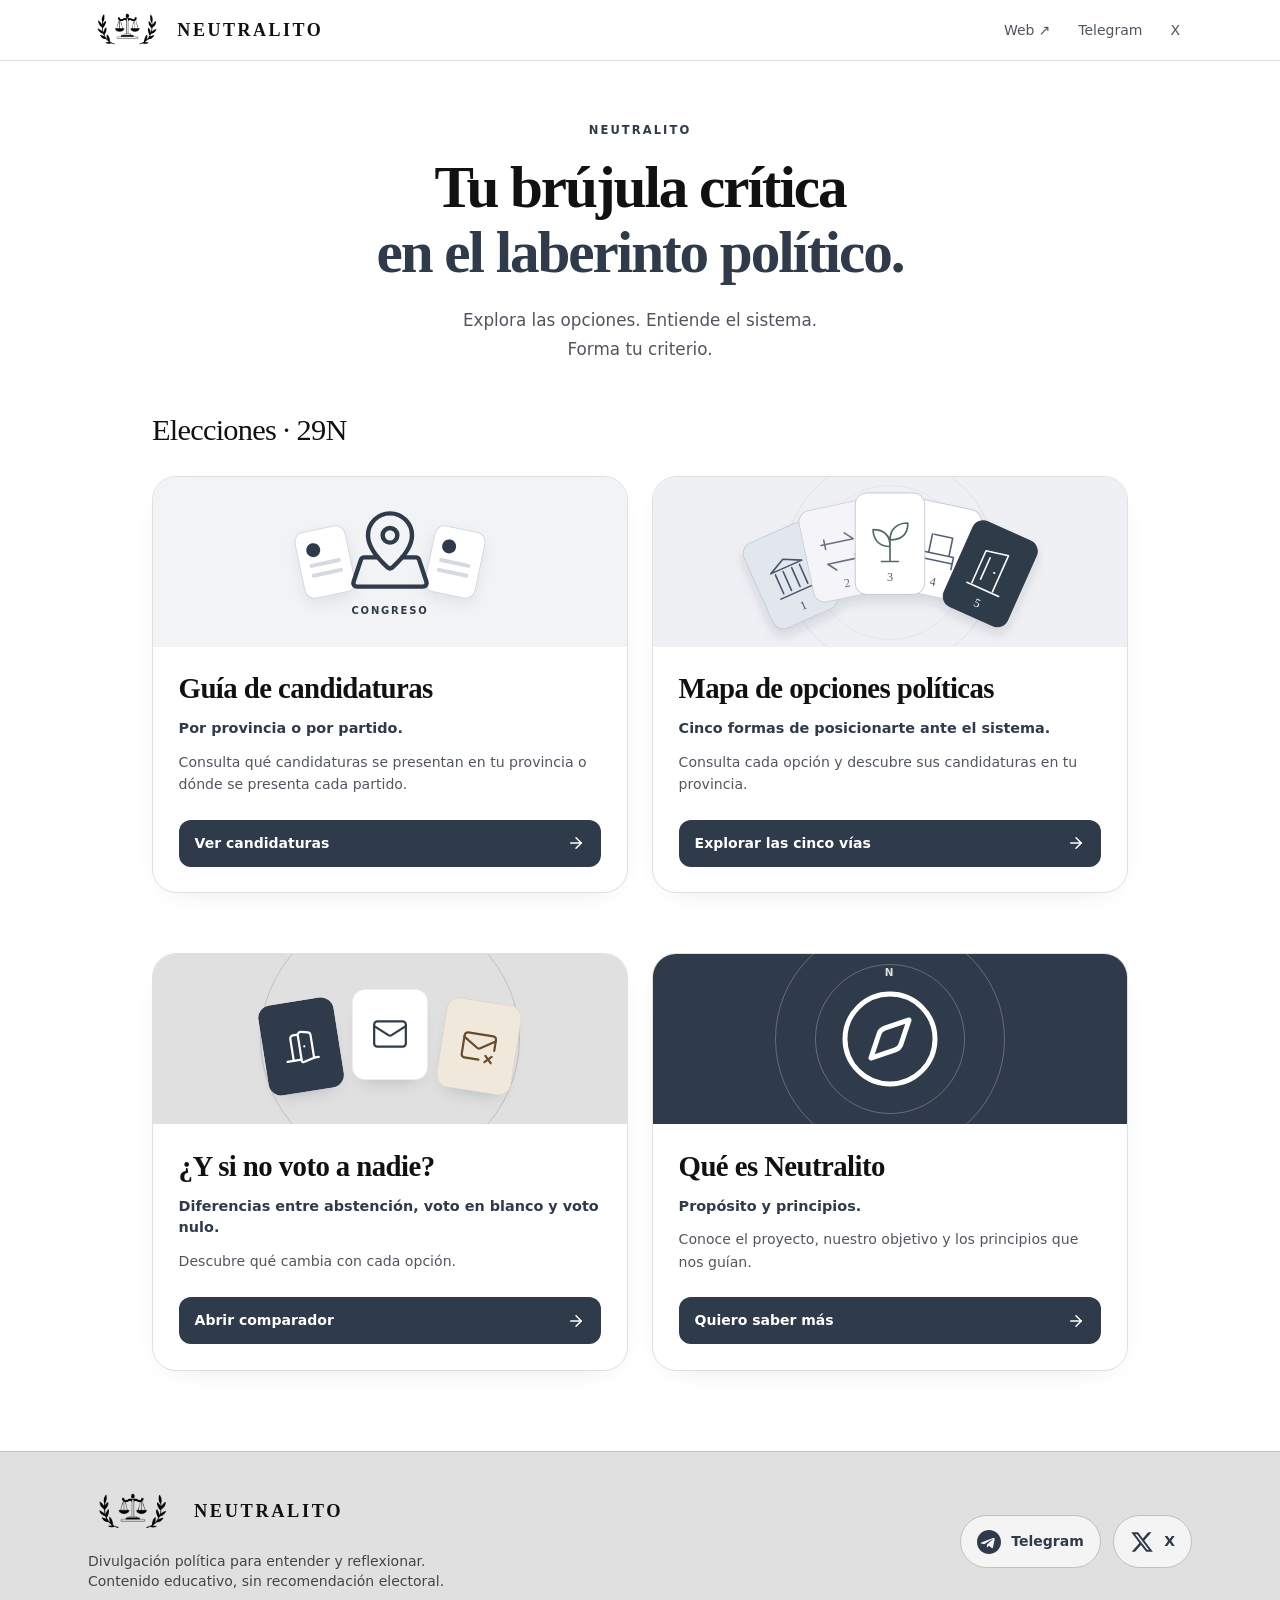
<file: index.html>
<!doctype html>
<html lang="es">
  <head>
    <script defer src="https://cloud.umami.is/script.js" data-website-id="13af0f9a-fc11-43ca-8382-d854a2ad8fe9"></script>
    <meta charset="UTF-8" />
    <meta name="viewport" content="width=device-width, initial-scale=1.0" />
    <title>Neutralito · Tu brújula crítica en el laberinto político</title>
    <meta name="description" content="Explora las opciones. Entiende el sistema. Forma tu criterio. Herramientas y divulgación política de Neutralito." />
    <meta name="theme-color" content="#d5d5d5" />
    <meta property="og:title" content="Neutralito · Tu brújula crítica en el laberinto político" />
    <meta property="og:description" content="Explora las opciones. Entiende el sistema. Forma tu criterio." />
    <meta property="og:type" content="website" />
    <meta property="og:locale" content="es_ES" />
    <meta property="og:url" content="https://neutralito.github.io/" />
    <meta property="og:image" content="https://neutralito.github.io/images/logo-neutralito.png" />
    <meta name="twitter:card" content="summary" />
    <link rel="icon" href="/favicon.png" />
    <link rel="canonical" href="https://neutralito.github.io/" />
    <script type="module" crossorigin src="/assets/main-CFYhTJMf.js"></script>
    <link rel="stylesheet" crossorigin href="/assets/main-RJoKySKL.css">
  <link rel="stylesheet" href="/navigation.css?v=20261122">
<link rel="stylesheet" href="/home-tools.css?v=20261122">
<link rel="stylesheet" href="/home-refinements.css?v=20261122">
<script defer src="/home-tools.js?v=20261122-flecha"></script>
<link rel="stylesheet" href="/header-links.css?v=20261122">
</head>
  <body>
    <div id="root"></div>
    <noscript>Neutralito: divulgación y herramientas para explorar la política. Activa JavaScript para acceder a esta página. Puedes consultar las reglas en la <a href="https://www.boe.es/buscar/act.php?id=BOE-A-1985-11672">LOREG en el BOE</a>.</noscript>
  <script defer src="/navigation.js?v=20261122"></script>
<script defer src="/header-links.js?v=20261122"></script>
<script defer src="/home-refinements.js?v=20261122"></script>
</body>
</html>
</file>
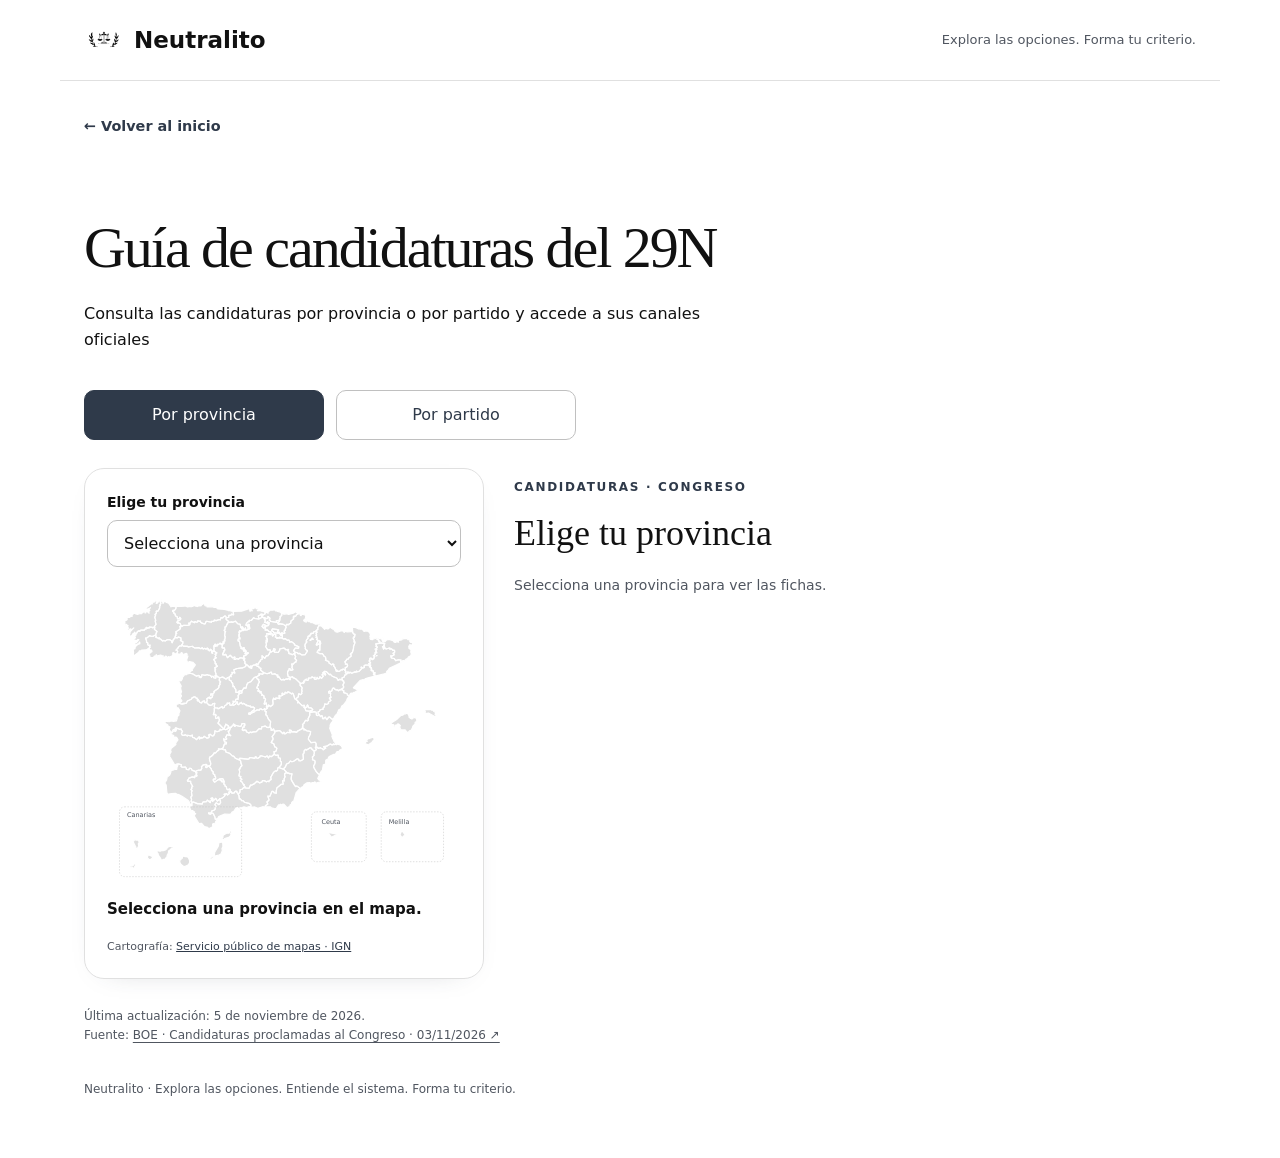
<file: candidaturas/index.html>
<!doctype html>
<html lang="es"><head><meta charset="utf-8"><meta name="viewport" content="width=device-width,initial-scale=1"><title>Guía de candidaturas del 29N · Neutralito</title><meta name="description" content="Consulta las candidaturas proclamadas al Congreso por provincia o por partido. Fuente: BOE de 3 de noviembre de 2026."><link rel="canonical" href="https://neutralito.github.io/candidaturas/"><link rel="icon" href="/favicon.png"><link rel="stylesheet" href="style.css?v=20261121"><link rel="stylesheet" href="/navigation.css?v=20261122">
<link rel="stylesheet" href="/interior-shell.css?v=20261122">
<link rel="stylesheet" href="/header-links.css?v=20261122">
</head><body>
<a class="skip" href="#contenido">Saltar al contenido</a><header><a class="brand" href="/"><img src="assets/logo-neutralito.png" alt="">Neutralito</a><span>Explora las opciones. Forma tu criterio.</span></header>
<main id="contenido">
    <a class="page-back" href="/">← Volver al inicio</a><section class="hero"><h1>Guía de candidaturas del 29N</h1><p>Consulta las candidaturas por provincia o por partido y accede a sus canales oficiales</p></section>
<nav class="view-switch" aria-label="Cómo quieres consultar"><button id="by-province" aria-pressed="true">Por provincia</button><button id="by-party" aria-pressed="false">Por partido</button></nav>

<section id="province-view" class="province-layout"><section class="map-panel panel"><label for="province">Elige tu provincia</label><select id="province"></select><div id="province-map" class="geographic-map"></div><p id="map-selection" class="map-caption" aria-live="polite">Selecciona una provincia en el mapa.</p><p class="credit">Cartografía: <a href="https://mapas.fomento.gob.es/arcgis/rest/services/SIU/ENTIDADES_TERRITORIALES_EGRN/MapServer/2" target="_blank" rel="noopener noreferrer">Servicio público de mapas · IGN</a></p></section><section class="results"><p class="eyebrow">CANDIDATURAS · CONGRESO</p><h2 id="territory">Elige tu provincia</h2><p id="intro">Selecciona una provincia para ver las fichas.</p><div id="candidate-list"></div><div id="province-share" class="province-share" hidden>
  <h3 id="share-heading"></h3><p>Compártele esta lista de candidaturas al Congreso para el 29N.</p>
  <button id="share-province" aria-controls="share-options" aria-expanded="false" class="share-province" type="button">↗ Compartir esta provincia</button>
  <div id="share-options" class="share-options" hidden>
    <p>Comparte la lista de candidaturas de <strong id="share-territory"></strong></p>
    <div class="share-actions"><a id="share-whatsapp" target="_blank" rel="noopener noreferrer">WhatsApp ↗</a><a id="share-telegram" target="_blank" rel="noopener noreferrer">Telegram ↗</a><button id="copy-province-link" type="button">Copiar enlace</button></div>
    <label for="province-share-url">Enlace a esta provincia</label><input id="province-share-url" readonly type="url">
  </div>
  <p id="share-status" class="search-status" role="status"></p>
</div></section></section>
<section id="party-view" class="panel" hidden>
  <div class="party-picker">
    <label for="party-search">Busca o elige un partido</label>
    <input id="party-search" type="search" placeholder="Escribe un nombre o unas siglas" autocomplete="off" aria-controls="party-results" aria-describedby="party-search-status">
    <p id="party-search-status" class="search-status" role="status"></p>
    <div id="party-results" class="party-results" aria-label="Partidos encontrados" hidden></div>
  </div>
  <div id="party-body" hidden class="party-layout"><section><div id="party-card"></div><button id="all-in-province">Ver todas las fichas de esta provincia →</button></section><section><h2>Dónde se presenta</h2><div id="party-map" class="geographic-map"></div><p id="party-location" class="map-caption"></p></section></div>
</section>
<p class="directory-source">Última actualización: <time datetime="2026-11-05">5 de noviembre de 2026</time>.<br>Fuente: <a href="https://www.boe.es/diario_boe/txt.php?id=BOE-A-2026-23103" target="_blank" rel="noopener noreferrer">BOE · Candidaturas proclamadas al Congreso · 03/11/2026 ↗</a></p>
<footer>Neutralito · Explora las opciones. Entiende el sistema. Forma tu criterio.</footer></main>
<script src="assets/map-data.js"></script><script src="assets/directory-data.js"></script><script src="app.js?v=20261122"></script><script defer src="/navigation.js?v=20261122"></script>
<script defer src="/interior-shell.js?v=20261122"></script>
<script defer src="/header-links.js?v=20261122"></script>
</body></html>
</file>
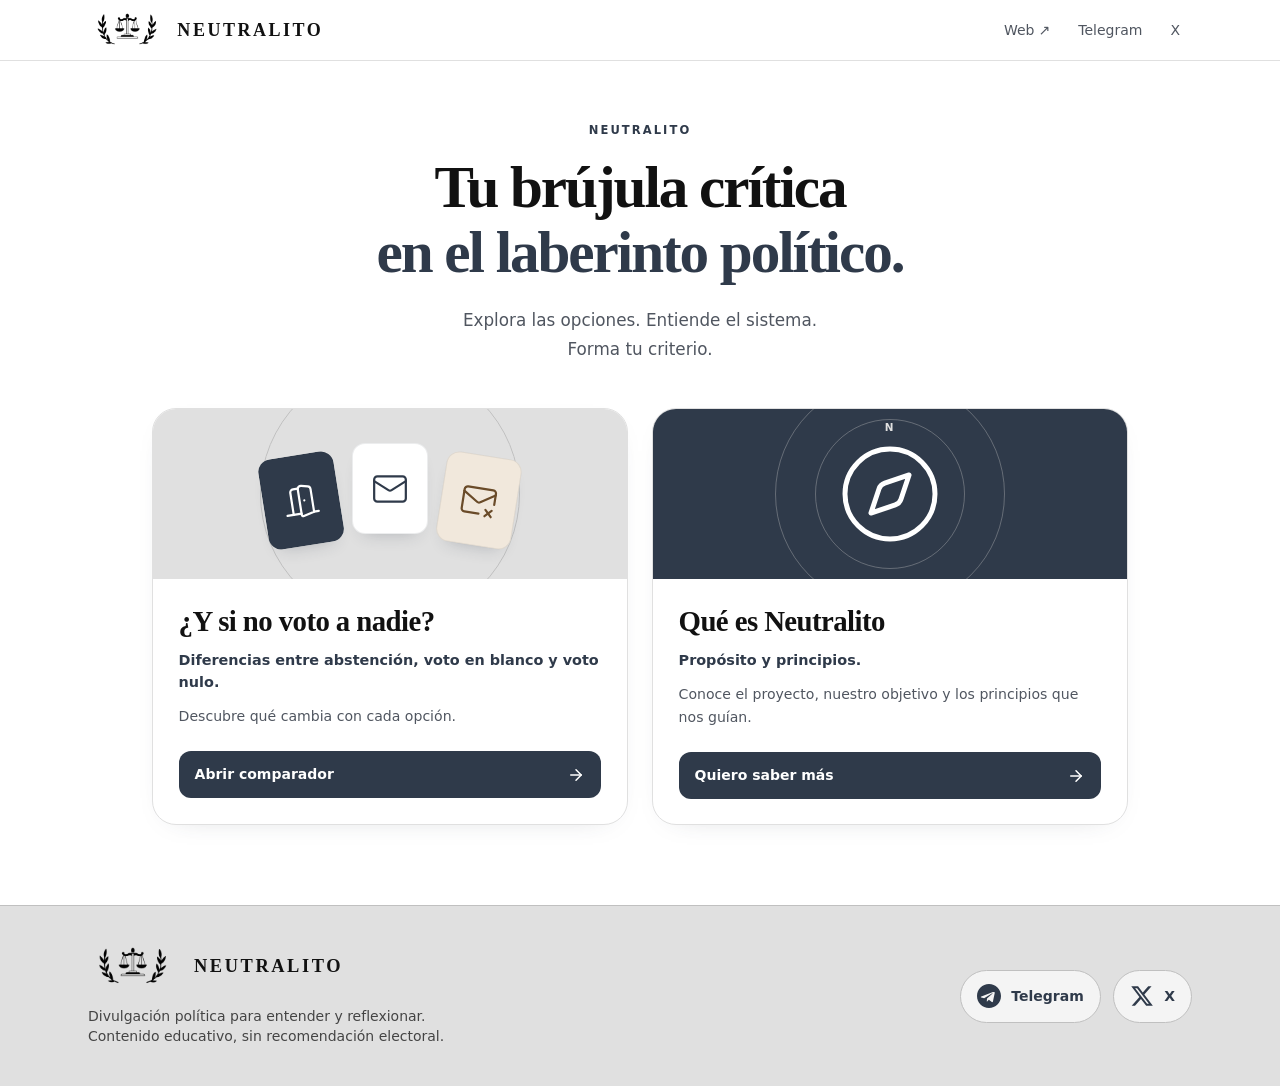
<file: comparador/index.html>
<!doctype html>
<html lang="es">
  <head>
    <script defer src="https://cloud.umami.is/script.js" data-website-id="13af0f9a-fc11-43ca-8382-d854a2ad8fe9"></script>
    <meta charset="UTF-8" />
    <meta name="viewport" content="width=device-width, initial-scale=1.0" />
    <title>Abstención, blanco y nulo · Neutralito</title>
    <meta name="description" content="Compara la abstención, el voto en blanco y el voto nulo. Una herramienta visual para entender qué cuenta, qué cambia y qué ocurre con los escaños." />
    <meta name="theme-color" content="#d5d5d5" />
    <meta property="og:title" content="Abstención, blanco y nulo · Neutralito" />
    <meta property="og:description" content="Tres opciones, distintos efectos. Entiende las diferencias con el comparador de Neutralito." />
    <meta property="og:type" content="website" />
    <meta property="og:locale" content="es_ES" />
    <meta property="og:url" content="https://neutralito.github.io/comparador/" />
    <meta property="og:image" content="https://neutralito.github.io/images/logo-neutralito.png" />
    <meta name="twitter:card" content="summary" />
    <link rel="icon" href="/favicon.png" />
    <link rel="canonical" href="https://neutralito.github.io/comparador/" />
    <script type="module" crossorigin src="/assets/main-DxOSwkJB.js"></script>
    <link rel="stylesheet" crossorigin href="/assets/main-CVEgdiDx.css">
  <link rel="stylesheet" href="/navigation.css?v=20261122">
<link rel="stylesheet" href="/interior-shell.css?v=20261122">
<link rel="stylesheet" href="/header-links.css?v=20261122">
</head>
  <body>
    <div id="root"></div>
    <noscript>Este comparador requiere JavaScript para sus controles interactivos. Puedes consultar las reglas en la <a href="https://www.boe.es/buscar/act.php?id=BOE-A-1985-11672">LOREG en el BOE</a>.</noscript>
  <script defer src="/navigation.js?v=20261122"></script>
<script defer src="/interior-shell.js?v=20261122"></script>
<script defer src="/header-links.js?v=20261122"></script>
</body>
</html>
</file>
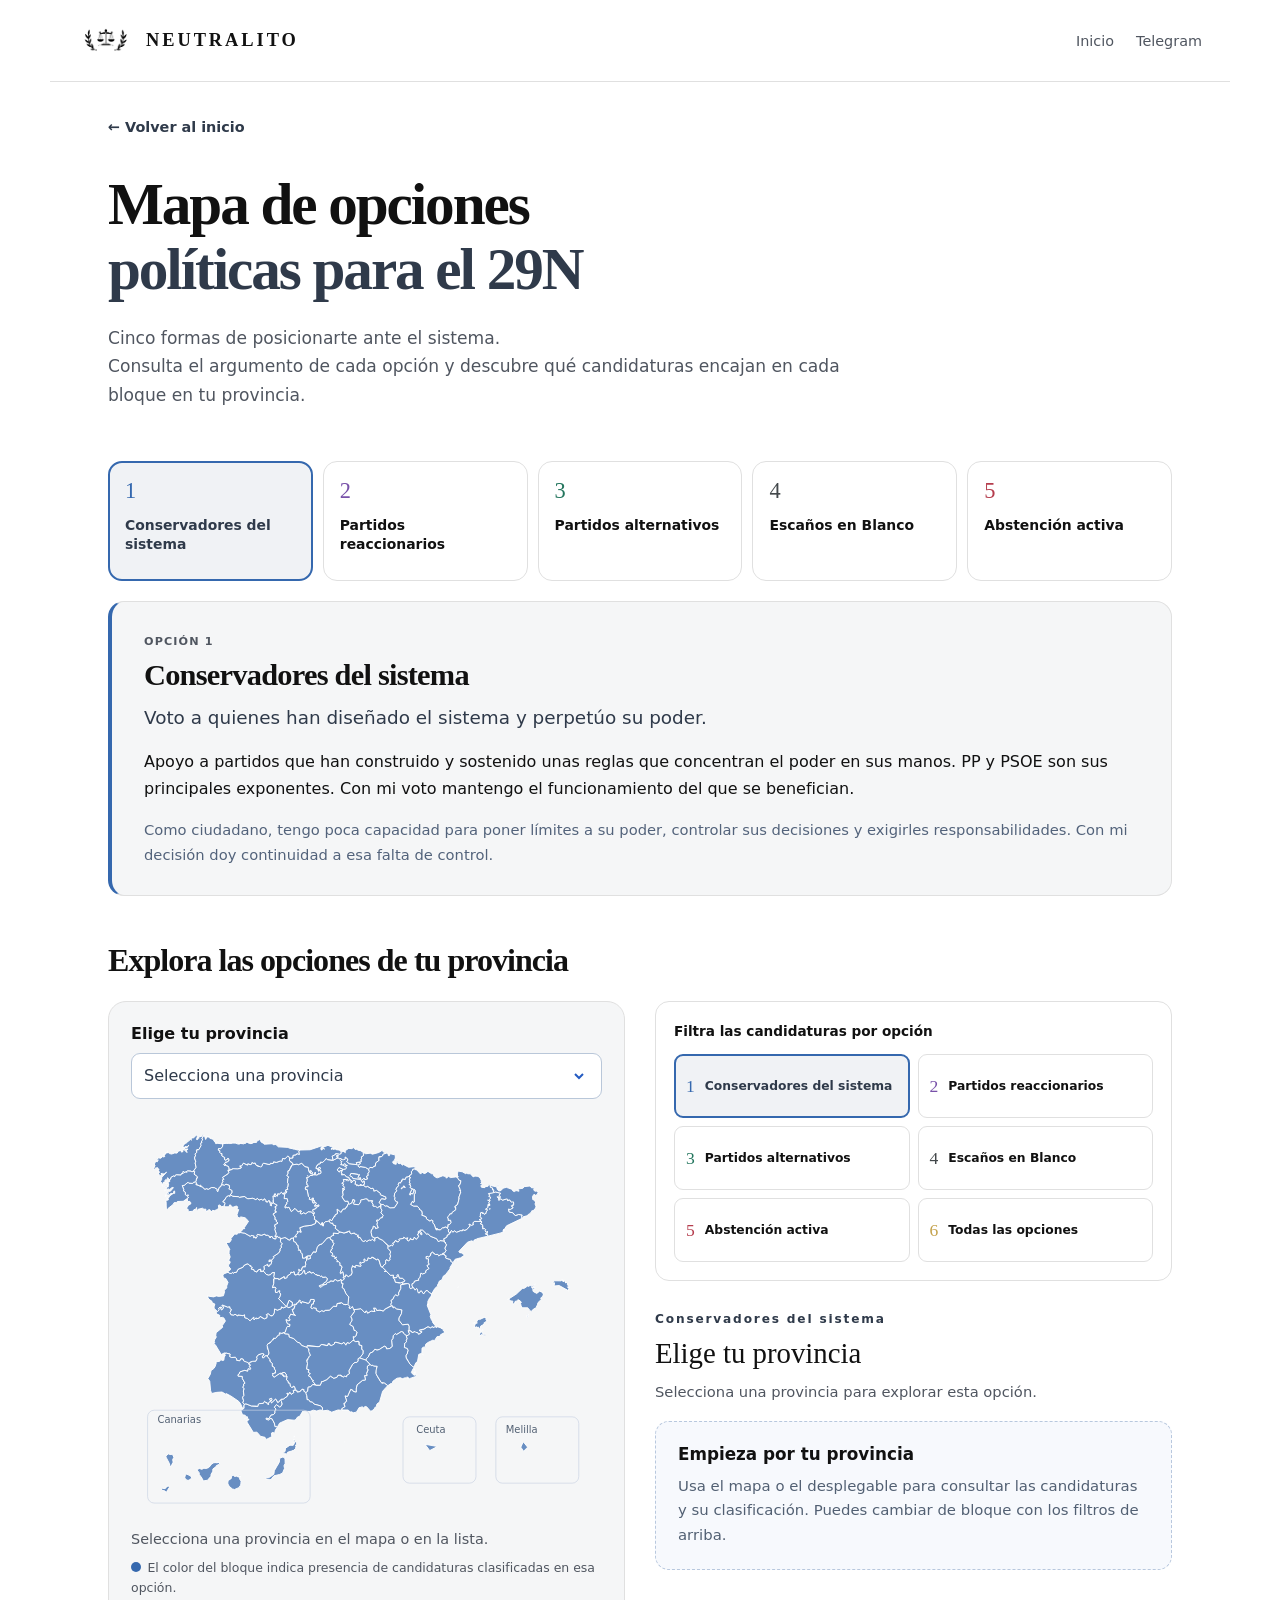
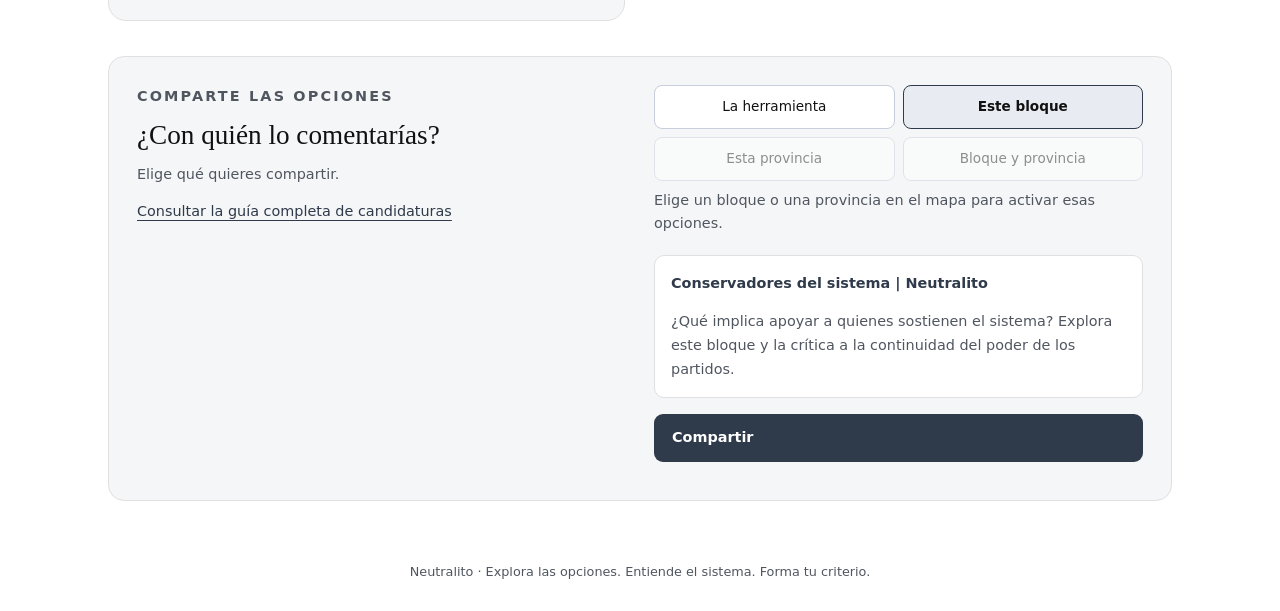
<file: mapa-de-opciones/index.html>
<!doctype html>
<html lang="es">
<head><meta charset="utf-8"><meta name="viewport" content="width=device-width, initial-scale=1"><title>Mapa de opciones políticas para el 29N · Neutralito</title><link rel="stylesheet" href="style.css?v=20261122-provincia"><meta name="description" content="Cinco formas de posicionarte ante el sistema. Explora las opciones políticas y las candidaturas de tu provincia para el 29N."><link rel="canonical" href="https://neutralito.github.io/mapa-de-opciones/"><link rel="icon" href="/favicon.png"><meta property="og:title" content="Mapa de opciones políticas para el 29N · Neutralito"><meta property="og:description" content="Cinco formas de posicionarte ante el sistema. Explora las opciones de tu provincia."><meta property="og:type" content="website"><meta property="og:url" content="https://neutralito.github.io/mapa-de-opciones/"><meta property="og:image" content="https://neutralito.github.io/images/logo-neutralito.png"><meta name="twitter:card" content="summary"><script defer src="https://cloud.umami.is/script.js" data-website-id="13af0f9a-fc11-43ca-8382-d854a2ad8fe9"></script><link rel="stylesheet" href="/navigation.css?v=20261122"><link rel="stylesheet" href="/interior-shell.css?v=20261122">
<link rel="stylesheet" href="/header-links.css?v=20261122">
</head>
<body>
<header class="site-header"><a class="brand" href="/"><img src="/images/logo-neutralito.png" alt="">NEUTRALITO</a><nav><a href="/">Inicio</a><a href="https://t.me/neutralito">Telegram</a></nav></header>
<main class="tool">
  <a class="back-home" href="/">← Volver al inicio</a>
  <section class="tool-hero"><h1>Mapa de opciones<br><span>políticas para el 29N</span></h1><p class="lead">Cinco formas de posicionarte ante el sistema.<br>Consulta el argumento de cada opción y descubre qué candidaturas encajan en cada bloque en tu provincia.</p></section>
  <section aria-label="Cinco formas de posicionarme ante el sistema"><div id="path-filters" class="path-filters" aria-label="Filtrar por vía política"></div></section>
  <section id="path-explanation" class="explanation" aria-live="polite" tabindex="-1"></section>
  <section id="explore" class="explore" aria-labelledby="explore-title"><div class="section-heading"><div><h2 id="explore-title">Explora las opciones de tu provincia</h2></div></div>
    <div class="explore-grid"><div class="map-panel"><label for="province">Elige tu provincia</label><select id="province"></select><div id="province-map" class="map"></div><p id="map-caption" class="map-caption"></p><p class="small"><span class="map-legend-dot" aria-hidden="true"></span><span id="map-legend">El color indica presencia de candidaturas del bloque.</span></p></div>
    <div class="results"><div class="map-filter-bar"><p>Filtra las candidaturas por opción</p><div id="map-filters" class="map-filters" aria-label="Filtrar las candidaturas del mapa"></div></div><div class="result-heading"><p id="result-filter" class="eyebrow"></p><h3 id="province-title"></h3><p id="result-summary" role="status"></p></div><div id="candidate-list"></div></div></div>
  </section>
  <section class="share-panel" aria-labelledby="share-heading">
    <div><p class="eyebrow">COMPARTE LAS OPCIONES</p><h2 id="share-heading">¿Con quién lo comentarías?</h2><p>Elige qué quieres compartir.</p><a href="https://neutralito.github.io/candidaturas/">Consultar la guía completa de candidaturas</a></div>
    <div>
      <div class="share-scope"><div class="share-scope-options" aria-label="Contenido que quiero compartir"><button type="button" data-share-scope="tool" aria-pressed="false">La herramienta</button><button type="button" data-share-scope="block" aria-pressed="false">Este bloque</button><button type="button" data-share-scope="province" aria-pressed="false">Esta provincia</button><button type="button" data-share-scope="selection" aria-pressed="false">Bloque y provincia</button></div><p id="share-scope-hint" class="small">Elige un bloque o una provincia en el mapa para activar esas opciones.</p></div>
      <div class="share-preview"><p id="share-preview-title"></p><p id="share-preview-text"></p></div>
      <button id="share-submit" type="button" class="primary-button">Compartir</button><p id="share-status" role="status" class="small"></p>
    </div>
  </section>
</main><footer>Neutralito · Explora las opciones. Entiende el sistema. Forma tu criterio.</footer>
<script src="/candidaturas/assets/map-data.js"></script><script src="/candidaturas/assets/directory-data.js"></script><script src="app.js?v=20261122-leyenda"></script>
<script defer src="/navigation.js?v=20261122"></script><script defer src="/interior-shell.js?v=20261122"></script>
<script defer src="/header-links.js?v=20261122"></script>
</body></html>
</file>
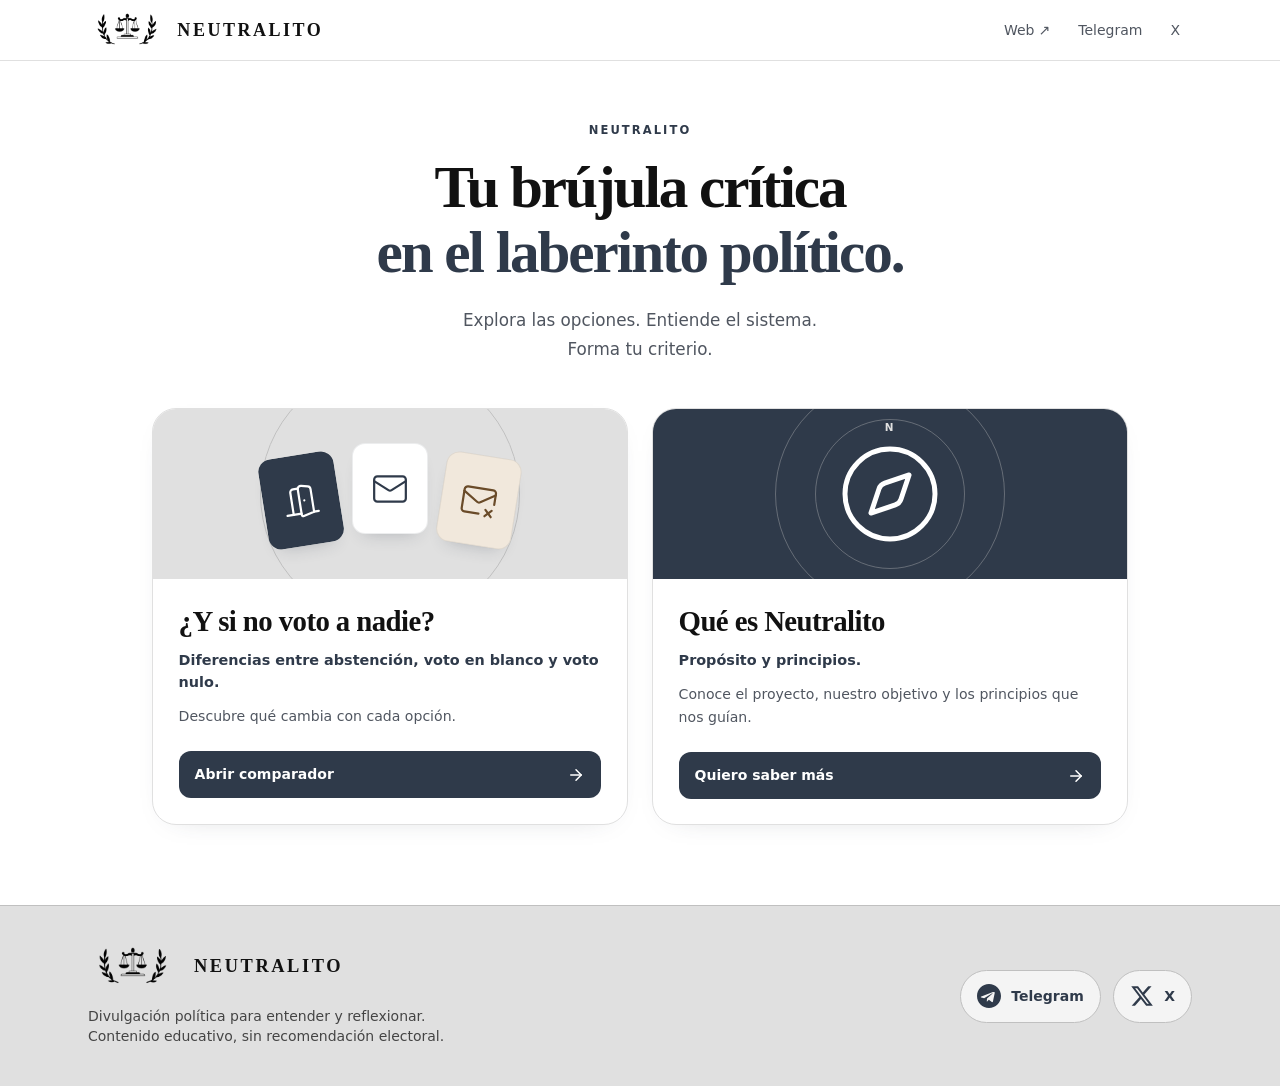
<file: que-es-neutralito/index.html>
<!doctype html>
<html lang="es">
  <head>
    <script defer src="https://cloud.umami.is/script.js" data-website-id="13af0f9a-fc11-43ca-8382-d854a2ad8fe9"></script>
    <meta charset="UTF-8" />
    <meta name="viewport" content="width=device-width, initial-scale=1.0" />
    <title>Qué es Neutralito · Propósito y principios</title>
    <meta name="description" content="Conoce Neutralito: un proyecto de divulgación y análisis político, su objetivo y los principios que lo guían." />
    <meta name="theme-color" content="#d5d5d5" />
    <meta property="og:title" content="Qué es Neutralito · Propósito y principios" />
    <meta property="og:description" content="Conoce el proyecto, nuestro objetivo y los principios que nos guían." />
    <meta property="og:type" content="website" />
    <meta property="og:locale" content="es_ES" />
    <meta property="og:url" content="https://neutralito.github.io/que-es-neutralito/" />
    <meta property="og:image" content="https://neutralito.github.io/images/logo-neutralito.png" />
    <meta name="twitter:card" content="summary" />
    <link rel="icon" href="/favicon.png" />
    <link rel="canonical" href="https://neutralito.github.io/que-es-neutralito/" />
    <script type="module" crossorigin src="/assets/main-DxOSwkJB.js"></script>
    <link rel="stylesheet" crossorigin href="/assets/main-CVEgdiDx.css">
  <link rel="stylesheet" href="/navigation.css?v=20261122">
<link rel="stylesheet" href="/interior-shell.css?v=20261122">
<link rel="stylesheet" href="/header-links.css?v=20261122">
</head>
  <body>
    <div id="root"></div>
    <noscript>Esta página utiliza JavaScript para mostrar el contenido. Puedes consultar las reglas en la <a href="https://www.boe.es/buscar/act.php?id=BOE-A-1985-11672">LOREG en el BOE</a>.</noscript>
  <script defer src="/navigation.js?v=20261122"></script>
<script defer src="/interior-shell.js?v=20261122"></script>
<script defer src="/header-links.js?v=20261122"></script>
</body>
</html>
</file>
<file: navigation.css>
/* Mismo regreso al inicio en todas las herramientas. */
a.page-back,a.back-home{display:inline-flex;align-items:center;gap:8px;min-height:44px;font-family:Manrope,system-ui,sans-serif;font-size:14.4px;font-weight:650;line-height:1.5;letter-spacing:normal;color:#2f3a4a;text-decoration:none}
a.page-back:hover,a.back-home:hover{text-decoration:underline;text-underline-offset:4px}
a.page-back:focus-visible,a.back-home:focus-visible{outline:2px solid #2f3a4a;outline-offset:4px}
a.page-back svg,a.back-home svg{display:none}
</file>
<file: home-tools.css>
.draft-section-heading{margin:0 0 22px}.draft-section-heading .eyebrow{margin-bottom:6px}.draft-section-heading h2{font-family:Georgia,serif;font-weight:500;font-size:1.9rem;letter-spacing:-.025em}
.home-page .draft-election-grid,.home-page .draft-resources{grid-template-columns:repeat(2,minmax(0,1fr));align-items:stretch}.draft-resources{margin-top:44px}
.five-art{background:#eef0f3}.five-illustration{width:310px;max-width:100%;height:170px;object-fit:contain;transition:transform .3s ease}.home-card:hover .five-illustration{transform:translateY(-3px) scale(1.04)}
.draft-election .home-cards{align-items:stretch}
@media(max-width:639px){.home-page .draft-election-grid,.home-page .draft-resources{grid-template-columns:minmax(0,1fr)}.draft-section-heading h2{font-size:1.65rem}.draft-resources{margin-top:32px}.five-illustration{height:135px;width:270px}}
@media(prefers-reduced-motion:reduce){.home-card:hover .five-illustration{transform:none;transition:none}}
</file>
<file: home-refinements.css>
.site-footer .home-legacy-link{display:inline-block;margin-top:12px;font-family:Manrope,system-ui,sans-serif;font-size:12px;line-height:1.5;color:#505660;text-decoration:underline;text-underline-offset:3px}
.site-footer .home-legacy-link:hover{color:#111}
.site-footer .home-legacy-link:focus-visible{outline:2px solid #2f3a4a;outline-offset:4px}
@media(max-width:760px){.site-footer .home-legacy-link{display:inline-flex;align-items:center;min-height:44px}}
</file>
<file: header-links.css>
@media(max-width:760px){header nav[aria-label="Enlaces de Neutralito"] a{min-width:44px;min-height:44px;justify-content:center}}
</file>
<file: candidaturas/style.css>
:root{font-family:Manrope,system-ui,sans-serif;color:#182c30;background:#f7f8f5;line-height:1.6;font-size:16px}*{box-sizing:border-box}body{margin:0;background:radial-gradient(ellipse at 90% 0%,#e5f0e9,transparent 45%)}header{max-width:1160px;margin:auto;padding:20px 24px;border-bottom:1px solid #dce5df;display:flex;justify-content:space-between;align-items:center;gap:20px}header>span{font-size:13px;color:#526365}.brand{display:flex;align-items:center;gap:10px;font-size:23px;font-weight:750;color:inherit;text-decoration:none}.brand img{width:40px;height:40px;object-fit:contain}main{max-width:1160px;margin:auto;padding:24px}.notice{border:1px dashed #a2b6ac;border-radius:10px;padding:9px 14px;font-size:12px;letter-spacing:.05em;background:#fff9}.hero{padding:42px 0 32px;max-width:720px}.eyebrow{font-size:12px;font-weight:750;letter-spacing:.14em;color:#1b4d4f}h1,h2{font-family:Fraunces,Georgia,serif;line-height:1.14;font-weight:500}h1{font-size:clamp(38px,5.5vw,64px);margin:12px 0 20px;letter-spacing:-.035em}h2{font-size:29px;margin:8px 0 20px}h3{font-size:18px;line-height:1.35}p{margin:10px 0 16px}.hero>p:not(.eyebrow){max-width:620px}.muted,small,.meta{color:#526365;font-size:14px}.layout{display:grid;grid-template-columns:320px 1fr;gap:32px;align-items:start}.panel,.candidate{background:white;border:1px solid #dce5df;border-radius:20px;padding:25px;box-shadow:0 12px 32px -24px #182c3040}aside{position:sticky;top:18px}label{display:block;font-size:14px;font-weight:650;margin:16px 0 7px}input,select{width:100%;font:inherit;padding:12px;border:1px solid #9aafa5;border-radius:10px;background:#fff;color:inherit;min-width:0}button{font:inherit;cursor:pointer;border:1px solid #1b4d4f;border-radius:10px;background:#1b4d4f;color:white;padding:11px 16px;min-height:44px}button:hover{background:#2f6262}a{color:#1b4d4f}button:focus-visible,a:focus-visible,select:focus-visible,input:focus-visible,summary:focus-visible{outline:3px solid #cc7722;outline-offset:4px}.preview-controls{padding:0 0 18px;border-bottom:1px solid #dce5df}.preview-controls label{margin-top:0}.preview-controls small{display:block;margin-top:7px}.status{border-left:4px solid #1b4d4f;background:#eaf0ea;padding:18px 20px;margin:24px 0;border-radius:0 12px 12px 0}.status p:last-child{margin-bottom:0}.section-title{display:flex;align-items:center;justify-content:space-between;gap:10px}.pill{display:inline-block;font-size:12px;border-radius:20px;padding:5px 10px;border:1px solid #bacbc0;background:#f1f5f0}.candidate-head{display:flex;gap:16px;align-items:center;margin-bottom:18px}.candidate-head h3{margin:0}.candidate-head p{font-size:13px;margin:5px 0}.logo-slot{border:1px dashed #bacbc0;min-width:56px;height:56px;display:grid;place-items:center;color:#526365;font-size:12px;border-radius:12px}dl{font-size:14px}dt{font-weight:700;margin-top:12px}dd{margin:2px 0;color:#526365}.candidate>button{width:100%;margin-top:12px}.method{margin-top:40px}.three{display:grid;grid-template-columns:repeat(3,1fr);gap:28px}.three p{font-size:14px}footer{font-size:12px;color:#526365;padding:35px 0}dialog{border:1px solid #bacbc0;border-radius:20px;padding:28px;width:min(720px,calc(100% - 24px));max-height:90dvh;color:#182c30}dialog::backdrop{background:#182c3080}.dialog-top{display:flex;justify-content:space-between;align-items:center;gap:10px}.dialog-top button{background:white;color:#1b4d4f}.tabs{display:flex;gap:8px;flex-wrap:wrap;margin:24px 0}.tabs button{background:white;color:#1b4d4f;font-size:14px}.tabs button[aria-pressed=true]{background:#1b4d4f;color:white}#tab-content{background:#f1f5f0;padding:20px;border-radius:12px}.skip{position:absolute;top:-100px}.skip:focus{top:10px;background:white;padding:12px;z-index:3}summary{cursor:pointer;font-weight:650;font-size:14px}details p{font-size:14px}@media(max-width:760px){main{padding:16px}header{padding:15px 16px}header>span{display:none}.hero{padding:28px 0 20px}.layout{grid-template-columns:1fr;gap:28px}aside{position:static}.panel,.candidate{padding:20px}.three{grid-template-columns:1fr;gap:0}.section-title{align-items:start}.section-title h3{margin-top:3px}.tabs{gap:6px}dialog{padding:20px}.method{margin-top:28px}}
[hidden]{display:none!important}.view-switch{display:flex;gap:12px;margin:0 0 28px}.view-switch button{background:white;color:#1b4d4f;flex:1;max-width:240px}.view-switch button[aria-pressed=true]{background:#1b4d4f;color:white}.party-layout{display:grid;grid-template-columns:1fr 1.2fr;gap:35px;margin-top:30px}.tile-map{display:grid;grid-template-columns:1fr 1fr;gap:8px;margin:15px 0}.tile-map section{border:1px solid #dce5df;border-radius:9px;background:#f7f8f5;padding:7px}.tile-map h4{font-size:11px;margin:0 0 5px;color:#526365}.tile-map section>div{display:flex;gap:4px;flex-wrap:wrap}.tile-map button{background:#e6eae6;color:#182c30;border:2px solid transparent;padding:5px 7px;font-size:11px;min-height:36px;border-radius:5px}.tile-map button[aria-pressed=true]{border-color:#1b4d4f;background:white;font-weight:700}.tile-map button:hover{background:#d6e4d9}.map-legend{font-size:12px;color:#526365}.color-swatch{display:inline-block;width:32px;height:16px;border-radius:3px}#party-details{margin-bottom:15px}button:disabled{opacity:.55;cursor:default}@media(min-width:761px){#province-view{grid-template-columns:400px 1fr}}@media(max-width:760px){.party-layout{grid-template-columns:1fr}.view-switch button{max-width:none}.tile-map button{min-height:44px}.tile-map{gap:5px}}

/* Directorio provincial: mapa geográfico y fichas */
.province-layout{display:grid;grid-template-columns:minmax(0,1.25fr) minmax(300px,.85fr);gap:30px;align-items:start}.map-panel{position:sticky;top:18px;padding:22px}.map-panel label{margin-top:0}.geographic-map svg{display:block;width:100%;height:auto;overflow:visible;margin-top:18px}.province-shape{fill:#e5ece5;stroke:#fff;stroke-width:1.4;stroke-linejoin:round;cursor:pointer;transition:fill .15s;vector-effect:non-scaling-stroke;outline:none}.province-shape:hover{fill:#a9c6b6}.province-shape.selected{fill:var(--province-color);stroke:#182c30;stroke-width:2}.province-shape:focus-visible{stroke:#111;stroke-width:4;fill:#f5b96e}.geographic-map text{font:13px system-ui;fill:#526365;pointer-events:none}.inset-frame{fill:none;stroke:#cbd7cd;stroke-dasharray:3 3;pointer-events:none}.credit{font-size:11px;color:#526365;margin-bottom:0}.map-caption{font-size:15px;font-weight:700;min-height:25px}.results h2{font-size:36px;margin-top:5px}.results>p:not(.eyebrow){font-size:14px;color:#526365}.party-candidate{margin-bottom:16px;border-top:5px solid var(--party);transition:box-shadow .15s;background:linear-gradient(120deg,var(--party-soft),#fff 65%)}.party-candidate.active{box-shadow:0 0 0 2px var(--party)}.party-logo{width:76px;height:70px;flex-shrink:0;background:white;border-radius:12px;display:grid;place-items:center;padding:9px}.party-logo img{max-width:100%;max-height:54px;object-fit:contain}.party-short{font-size:12px;font-weight:800;letter-spacing:.08em;color:var(--party)}.candidate-head h3{font-size:19px;margin-top:3px}.candidate-location{font-size:13px;color:#526365}.official-link{display:block;text-decoration:none;font-weight:700;color:var(--party);border-top:1px solid #dce5df;padding-top:12px}.official-link>span{float:right}.official-link small{display:block;font-weight:400;font-size:12px;color:#526365}.map-action{background:var(--party)!important;border-color:var(--party)!important}.party-layout{margin-top:25px}.notice{font-size:12px}.hero{padding-top:30px;padding-bottom:22px}.hero h1{font-size:clamp(38px,5vw,58px)}#all-in-province{margin-top:18px}.party-candidate .candidate-head{margin-bottom:10px}@media(max-width:760px){.province-layout{grid-template-columns:1fr;gap:28px}.map-panel{position:static;padding:17px}.geographic-map svg{margin-top:8px}.results h2{font-size:32px}.party-candidate{padding:19px}.party-logo{width:65px;height:65px}.candidate-head h3{font-size:18px}.hero{padding-top:23px}.map-caption{margin-bottom:6px}.geographic-map text{font-size:14px}}

#province-map .province-shape{fill:#e6e6e4}#province-map .province-shape:hover{fill:#e5d6a7}#province-map .province-shape.selected{fill:#d6b65c}#province-map .province-shape:focus-visible{stroke:#182c30;stroke-width:4}

#party-map .province-shape.party-coverage{fill:var(--province-color)}#party-map .province-shape.party-coverage:hover{filter:brightness(1.15)}

.party-candidate .party-logo:has(img[src*='escanos']),.party-candidate .party-logo:has(img[src*='frente']),.party-candidate .party-logo:has(img[src*='d21']){width:110px}.party-candidate .party-logo img{width:100%;height:auto}.party-short{overflow-wrap:anywhere}
/* Variantes de marca: preservar lectura de logos sin deformar los originales. */
.party-short,.official-link{color:var(--party-ink,var(--party))}.party-brand-wide .candidate-head{flex-direction:column;align-items:flex-start;gap:12px}.party-brand-wide .party-logo{width:190px;height:108px;padding:0;background:white}.party-brand-wide .party-logo img{width:190px;height:auto;max-height:none;max-width:100%;object-fit:contain}.party-logo:has(img[src*='iustitia-color']){width:90px;height:90px;padding:0}.party-logo:has(img[src*='iustitia-color']) img{width:100%;max-height:none;border-radius:10px}@media(max-width:380px){.party-brand-wide .party-logo{width:180px;height:100px}}
/* Selección territorial: contorno negro visible en ambas vistas. */
.geographic-map .province-shape[aria-pressed="true"]{stroke:#000;stroke-width:3;paint-order:stroke fill;vector-effect:non-scaling-stroke}
.geographic-map .province-shape[aria-pressed="true"]:focus-visible{stroke:#000;stroke-width:4}
/* Todos los límites provinciales, incluidos islas y ciudades autónomas. */
.geographic-map .province-shape{stroke:#000;stroke-width:1.2;paint-order:fill stroke;vector-effect:non-scaling-stroke}
.geographic-map .province-shape[aria-pressed="true"]{stroke:#000;stroke-width:3;paint-order:fill stroke}
.geographic-map .province-shape:focus-visible{stroke:#000;stroke-width:4}
/* Capa de contornos sobre todos los rellenos: ningún vecino oculta un límite. */
.geographic-map svg .province-shape{stroke:none!important}
.province-borders{pointer-events:none}
.geographic-map .province-boundary{fill:none;stroke:#000;stroke-width:1.2;stroke-linecap:round;stroke-linejoin:round;vector-effect:non-scaling-stroke;pointer-events:none}
.geographic-map .province-boundary.boundary-selected{stroke-width:3}
/* Límites ligeros sobre rellenos; selección completa con contraste oscuro. */
.geographic-map .province-boundary{stroke:#fff;stroke-width:1.15}
.geographic-map .province-boundary.boundary-selected{stroke:#26322f;stroke-width:2.5}
#province-map .province-shape:hover{fill:#eee3c4}
/* La selección mantiene el lenguaje de límites blancos. */
.geographic-map .province-boundary.boundary-selected{stroke:#fff;stroke-width:2.8}
/* 28/10/2026: continuidad cromática con la variante clara V7. */
:root{color:#111111;background:#ffffff}
body{color:#111111;background:#ffffff}
header{border-color:#e0e0e0}header>span,.muted,small,.meta,footer,.credit,.candidate-location,.results>p:not(.eyebrow){color:#505660}
.eyebrow,a{color:#2f3a4a}
.panel,.candidate{background:#ffffff;border-color:#e0e0e0;box-shadow:0 8px 30px -24px #2f3a4a65}
input,select{color:#111111;background:#ffffff;border-color:#c0c0c0}
button{background:#2f3a4a;border-color:#2f3a4a;color:#ffffff}button:hover{background:#414e60}
.view-switch button{background:#ffffff;color:#2f3a4a;border-color:#c0c0c0}
.view-switch button:hover{background:#f3f3f3}
.view-switch button[aria-pressed=true]{background:#2f3a4a;color:#ffffff;border-color:#2f3a4a}
button:focus-visible,a:focus-visible,select:focus-visible,input:focus-visible,summary:focus-visible{outline-color:#2f3a4a}
.party-candidate{background:#ffffff;border-top-color:var(--party)}
.party-short,.official-link{color:var(--party-ink,var(--party))}.official-link{border-top-color:#e0e0e0}.official-link small{color:#505660}
.geographic-map text{fill:#505660}.inset-frame{stroke:#c0c0c0}
.geographic-map .province-shape,#province-map .province-shape{fill:#e0e0e0}
.geographic-map .province-shape:hover,#province-map .province-shape:hover{fill:#c0c0c0}
#province-map .province-shape.selected{fill:#2f3a4a}
#party-map .province-shape.party-coverage{fill:var(--province-color)}
#party-map .province-shape.party-coverage:hover{filter:brightness(1.12)}
#province-map .province-shape:focus-visible{fill:#2f3a4a}
.geographic-map .province-boundary{stroke:#ffffff}.geographic-map .province-boundary.boundary-selected{stroke:#ffffff}
/* 28/10: conservar tarjetas originales y selección dorada; botones azules. */
.party-candidate{background:linear-gradient(120deg,var(--party-soft),#fff 65%);border-top-color:var(--party)}
#province-map .province-shape.selected{fill:#d6b65c}
#province-map .province-shape:hover{fill:#eee3c4}
#province-map .province-shape:focus-visible{fill:#d6b65c}
.coalition-members{padding:12px 0;border-top:1px solid #e0e0e0;margin-bottom:12px}.coalition-members summary{color:#2f3a4a}.coalition-members p{font-size:13px;line-height:1.7;margin:10px 0}.coalition-members a,.ballot-source{font-size:12px;color:#505660}.ballot-source{display:block;margin-top:13px;text-decoration:none}.ballot-source:hover{text-decoration:underline}.party-logo.wordmark{padding:8px;color:var(--party-ink,var(--party));font-size:12px;font-weight:800;line-height:1.25;text-align:center;overflow-wrap:anywhere;background:var(--party-soft)!important}.candidate-head>div:last-child{min-width:0}.candidate-head h3{overflow-wrap:anywhere}
.party-brand-landscape .party-logo{width:124px;height:80px;padding:9px}.party-brand-landscape .party-logo img{max-height:62px;max-width:100%;width:100%;object-fit:contain}@media(max-width:380px){.party-brand-landscape .candidate-head{flex-direction:column;align-items:flex-start}.party-brand-landscape .party-logo{width:155px}}
/* SALF contenido; el resto conserva los tamaños individuales anteriores. */
.party-brand-wide:has(img[src*='salf']) .candidate-head{flex-direction:row;align-items:center;gap:15px}
.party-brand-wide:has(img[src*='salf']) .party-logo{width:112px;height:74px;padding:6px;flex:0 0 112px}
.party-brand-wide:has(img[src*='salf']) .party-logo img{width:100%;height:auto;max-width:100%;max-height:62px;object-fit:contain}
@media(max-width:380px){.party-brand-wide:has(img[src*='salf']) .candidate-head{flex-direction:column;align-items:flex-start}.party-brand-wide:has(img[src*='salf']) .party-logo{flex:0 0 74px}}

.directory-source{font-size:12px;color:#505660;margin:-12px 0 26px}.directory-source a{color:#505660;text-underline-offset:3px}

.directory-source{margin:28px 0 0}

/* Búsqueda y compartir provincia, vista previa. */
.party-controls { display: grid; grid-template-columns: 1fr 1fr; gap: 20px; align-items: start; margin-bottom: 24px; }
#party-search, #province-share-url { box-sizing: border-box; width: 100%; min-height: 48px; padding: 12px 14px; border: 1px solid #d5dae0; border-radius: 12px; background: #fff; color: #253142; font: inherit; }
#party-search:focus-visible, #province-share-url:focus-visible { outline: 2px solid #53657b; outline-offset: 3px; }
.search-status { font-size: .85rem; color: #526071; margin: 8px 0 0; }
.search-status:empty { display: none; }
.province-share { margin: 18px 0 24px; }
.share-province { display: inline-flex; align-items: center; gap: 8px; background: #2f3a4a; color: #fff; border: 1px solid #2f3a4a; border-radius: 12px; padding: 12px 18px; font: inherit; font-weight: 600; cursor: pointer; }
.share-province:hover { background: #435167; }
.share-options { margin-top: 12px; padding: 18px; border: 1px solid #dce1e7; border-radius: 14px; background: #f7f8fa; }
.share-options p { margin-top: 0; }
.share-actions { display: flex; flex-wrap: wrap; gap: 10px; margin: 14px 0 18px; }
.share-actions a, .share-actions button { display: inline-flex; align-items: center; min-height: 44px; padding: 9px 14px; border: 1px solid #c8d0da; border-radius: 10px; color: #2f3a4a; background: #fff; text-decoration: none; font: inherit; cursor: pointer; box-sizing: border-box; }
.share-actions a:hover, .share-actions button:hover { background: #e9edf2; }
.share-options label { font-size: .8rem; }
#province-share-url { min-height: 42px; font-size: .85rem; }
@media (max-width: 700px) { .party-controls { grid-template-columns: 1fr; gap: 16px; } .share-province { width: 100%; justify-content: center; } }

/* Buscador con elección directa y mensaje final para compartir. */
.party-picker { max-width: 720px; margin-bottom: 24px; }
.party-results { max-height: 360px; overflow-y: auto; margin-top: 10px; border: 1px solid #dce1e7; border-radius: 14px; background: #fff; }
.party-result { display: flex; align-items: center; gap: 14px; width: 100%; min-height: 76px; padding: 12px 16px; border: 0; border-bottom: 1px solid #e7eaf0; border-radius: 0; text-align: left; background: #fff; color: #253142; font: inherit; cursor: pointer; }
.party-result:last-child { border-bottom: 0; }
.party-result:hover, .party-result:focus-visible { background: #f0f3f6; box-shadow: inset 4px 0 var(--result-party); outline: 2px solid #53657b; outline-offset: -2px; }
.party-result-logo { display: flex; align-items: center; justify-content: center; width: 58px; height: 44px; flex-shrink: 0; background: white; border-radius: 6px; overflow: hidden; font-size: .7rem; }
.party-result-logo img { width: 100%; height: 100%; object-fit: contain; }
.party-result-name { display: block; margin-top: 4px; font-size: .85rem; line-height: 1.4; color: #526071; }
.province-share { margin-top: 28px; padding: 24px; background: #f4f6f8; border: 1px solid #dce1e7; border-radius: 18px; }
.province-share h3 { font-size: 1.2rem; line-height: 1.35; margin: 0 0 10px; }
.province-share > p { margin: 0 0 16px; }
@media (max-width: 700px) { .province-share { padding: 18px; } .share-province { white-space: normal; text-align: center; } }

.page-back{display:inline-flex;align-items:center;gap:.5rem;color:#2f3a4a;font-size:.875rem;font-weight:600;text-decoration:none;margin-bottom:1.5rem}.page-back:hover{text-decoration:underline}.page-back:focus-visible{outline:2px solid #2f3a4a;outline-offset:4px}
</file>
<file: interior-shell.css>
/* Estilo común basado en la cabecera y el cierre del comparador. */
.neutralito-header,.neutralito-footer{box-sizing:border-box;width:100%;max-width:none;font-family:Manrope,system-ui,sans-serif;color:#2f3a4a;line-height:1.5;text-align:left}
.neutralito-header *,.neutralito-footer *{box-sizing:border-box}
.neutralito-header{display:block;position:sticky;top:0;z-index:40;margin:0;padding:0;border:0;border-bottom:1px solid #1111111a;background:#fffffff2;backdrop-filter:blur(12px)}
.neutralito-shell-inner{width:100%;max-width:1152px;margin:0 auto;padding:12px 24px;display:flex;justify-content:space-between;align-items:center;gap:24px}
.neutralito-header a,.neutralito-footer a{color:inherit;text-decoration:none}
.neutralito-shell-brand{display:flex;align-items:center;gap:10px;flex-shrink:0}
.neutralito-shell-brand img{width:auto;height:36px;object-fit:contain}
.neutralito-shell-brand span{font-family:Fraunces,Georgia,serif;font-size:18px;font-weight:600;letter-spacing:.14em}
.neutralito-header nav{display:flex;align-items:center;gap:4px;flex-wrap:wrap;font-size:14px}
.neutralito-header nav a{display:inline-flex;align-items:center;min-height:44px;padding:8px 12px;border-radius:999px;color:#505660;font-weight:500}
.neutralito-header nav a:hover{color:#111;background:#f0f2f5}
.neutralito-footer{display:block;margin:64px 0 0;padding:0;border-top:1px solid #e0e0e0;background:#e0e0e0;font-size:14px}
.neutralito-footer .neutralito-shell-inner{padding-top:40px;padding-bottom:40px;gap:32px}
.neutralito-footer-brand{display:inline-flex;align-items:center;gap:16px}
.neutralito-footer-brand img{width:90px;height:auto;mix-blend-mode:multiply}
.neutralito-footer-brand span{font-family:Fraunces,Georgia,serif;font-size:18.4px;font-weight:600;letter-spacing:.14em}
.neutralito-footer p{margin:12px 0 0;max-width:384px;font-size:14px;line-height:1.5;opacity:.75;color:inherit}
.neutralito-footer nav{display:flex;flex-wrap:wrap;gap:12px}
.neutralito-social{display:inline-flex;align-items:center;gap:10.4px;min-height:44px;padding:13.6px 16px;background:#ffffffa6;border:1px solid #e0e0e0;border-radius:50px;font-size:14px;font-weight:600;transition:background .2s,transform .2s}
.neutralito-social svg{width:24px;height:24px;flex-shrink:0}
.neutralito-social:hover{background:white;transform:translateY(-2px)}
.neutralito-header a:focus-visible,.neutralito-footer a:focus-visible{outline:2px solid #2f3a4a;outline-offset:4px}
@media(max-width:639px){.neutralito-header .neutralito-shell-inner{padding:6.4px 13.6px;gap:5.6px}.neutralito-shell-brand{gap:6.4px}.neutralito-shell-brand img{height:25px}.neutralito-shell-brand span{font-size:12.8px;letter-spacing:.08em}.neutralito-header nav{flex-wrap:nowrap;gap:0}.neutralito-header nav a{font-size:12px;padding:8px 6.4px}.neutralito-header nav a>span{display:none}.neutralito-footer .neutralito-shell-inner{align-items:flex-start;flex-direction:column;padding:40px 16px}.neutralito-footer-brand img{width:72px}}
@media(max-width:380px){.neutralito-shell-brand span{display:none}}
@media(prefers-reduced-motion:reduce){.neutralito-social{transition:none}.neutralito-social:hover{transform:none}}
</file>
<file: mapa-de-opciones/style.css>
:root{font-family:Inter,system-ui,-apple-system,BlinkMacSystemFont,"Segoe UI",sans-serif;color:#192536;background:#fff;font-synthesis:none;--blue:#245bc2;--muted:#526073;--line:#dce3ed;--soft:#f5f7fb;--active:#245bc2}
*{box-sizing:border-box}body{margin:0}a{color:var(--blue)}button,select{font:inherit}button,a,select{-webkit-tap-highlight-color:transparent}button,select{min-height:46px}button{cursor:pointer}a:focus-visible,button:focus-visible,select:focus-visible,summary:focus-visible,[role=button]:focus-visible{outline:3px solid #ebaa2e;outline-offset:4px}button{color:inherit}h1,h2,h3,p{margin-top:0}p{line-height:1.65}a{text-underline-offset:4px}.preview-banner{background:#17263f;color:#fff;text-align:center;padding:9px 16px;font-size:.75rem;letter-spacing:.1em;line-height:1.5}.site-header{max-width:1180px;margin:auto;display:flex;align-items:center;justify-content:space-between;padding:18px 28px;border-bottom:1px solid var(--line);gap:20px}.brand{display:flex;align-items:center;gap:12px;color:#17263f;text-decoration:none;letter-spacing:.16em;font-family:Georgia,serif;font-weight:700;font-size:1.15rem}.brand img{width:56px;height:45px;object-fit:contain}.site-header nav{display:flex;gap:22px;font-size:.9rem}.site-header nav a{color:var(--muted);text-decoration:none}main{max-width:1120px;margin:auto;padding:0 28px}footer{text-align:center;margin:60px 20px 28px;color:var(--muted);font-size:.8rem;line-height:1.7}.eyebrow{font-size:.76rem;font-weight:750;letter-spacing:.15em;color:var(--blue);margin-bottom:18px}.home-hero{text-align:center;padding:64px 0 40px}.home-hero h1,.tool-hero h1{font-family:Georgia,"Times New Roman",serif;letter-spacing:-.045em;font-weight:500;line-height:1.08;font-size:clamp(2.4rem,5vw,4.4rem);margin-bottom:22px}.home-hero h1 span,.tool-hero h1 span{color:var(--blue)}.home-hero>p:last-child{color:var(--muted);font-size:1.05rem}.home-grid{display:grid;grid-template-columns:repeat(2,minmax(0,1fr));gap:24px;max-width:930px;margin:auto}.home-card{display:flex;flex-direction:column;border:1px solid var(--line);border-radius:20px;color:inherit;text-decoration:none;overflow:hidden;transition:transform .2s,box-shadow .2s;background:white}.home-card:hover{transform:translateY(-5px);box-shadow:0 16px 40px #17263f12}.card-art{height:145px;background:var(--soft);display:flex;align-items:center;justify-content:center;gap:22px;position:relative;overflow:hidden}.ballots span{border:1px solid #cad5e3;border-radius:15px;background:white;display:grid;place-items:center;width:66px;height:72px;font-family:Georgia,serif;font-size:3rem;color:#49617e;transform:rotate(-8deg)}.ballots span:nth-child(2){transform:translateY(-6px) rotate(4deg)}.ballots span:last-child{background:#eaf0fb;transform:rotate(9deg)}.directory-art span{font-size:3rem;color:#4770ac}.directory-art span:nth-child(2){font-size:5rem}.compass-art span{font-size:8.5rem;font-weight:200;color:#627c9b}.paths-art{background:#edf3ff;gap:13px}.path-mark{width:45px;height:58px;display:grid;place-items:center;border:1px solid #becce0;border-radius:26px;background:white;color:#245bc2;font-size:1.3rem;font-family:Georgia,serif;transform:translateY(15px)}.path-mark:nth-child(even){transform:translateY(0)}.new-label{position:absolute;top:14px;left:20px;font-size:.65rem;font-weight:750;color:#245bc2;letter-spacing:.12em}.card-body{padding:26px;display:flex;flex-direction:column;flex:1}.card-body h2{font-family:Georgia,serif;font-size:1.65rem;font-weight:500;letter-spacing:-.025em;margin-bottom:12px}.card-body p{color:var(--muted);font-size:.95rem;margin-bottom:16px}.card-body .card-subtitle{font-weight:650;color:#263951}.card-action{margin-top:auto;font-size:.9rem;font-weight:700;color:var(--blue);padding-top:14px}.new-card{border-color:#9db5e0}.tool-hero{padding:54px 0 35px;max-width:780px}.tool-hero h1{font-size:clamp(3rem,6vw,5rem)}.lead{color:var(--muted);font-size:1.07rem}.section-label{font-size:1rem;font-weight:650;margin-bottom:16px}.path-filters{display:grid;grid-template-columns:repeat(5,minmax(0,1fr));gap:10px;margin-bottom:20px}.path-button{background:white;border:1px solid var(--line);border-radius:14px;min-height:120px;text-align:left;padding:16px;display:flex;flex-direction:column;gap:12px;transition:background .15s,border-color .15s}.path-number{font-family:Georgia,serif;font-size:1.4rem;color:var(--path)}.path-button strong{font-size:.87rem;line-height:1.35}.path-button[aria-pressed=true]{background:#edf3ff;border:2px solid var(--active);padding:15px}.path-button[aria-pressed=true] strong{color:var(--active)}.explanation{padding:28px 32px;background:var(--soft);border:1px solid var(--line);border-left:4px solid var(--active);border-radius:16px;margin-bottom:46px}.explanation h2{font-family:Georgia,serif;font-weight:500;font-size:1.9rem;letter-spacing:-.025em;margin-bottom:10px}.explanation .thesis{font-size:1.15rem;color:#243b5a;margin-bottom:16px}.explanation .tag{display:inline-block;font-size:.7rem;letter-spacing:.1em;font-weight:700;color:var(--muted);margin-bottom:10px}.explanation p:last-child{margin-bottom:0}.explanation details{border-top:1px solid var(--line);padding-top:16px;margin-top:20px}summary{cursor:pointer;font-weight:650;line-height:1.5;min-height:36px}details p{margin-top:14px;margin-bottom:0;color:#42536c}.detail-columns{display:grid;grid-template-columns:1fr 1fr;gap:26px;margin-top:16px}.detail-columns h3{font-size:.95rem;margin-bottom:8px}.detail-columns p{font-size:.95rem;margin-top:0}.section-heading{display:flex;justify-content:space-between;align-items:center;gap:20px;margin-bottom:22px}.section-heading .eyebrow{margin-bottom:10px}.section-heading h2{font-family:Georgia,serif;font-size:2rem;font-weight:500;letter-spacing:-.03em;margin-bottom:0}.text-button{border:0;background:transparent;color:var(--blue);font-size:.9rem;text-decoration:underline;text-underline-offset:4px;padding:8px 0}.explore-grid{display:grid;grid-template-columns:minmax(0,1fr) minmax(0,1fr);gap:30px;align-items:start}.map-panel{background:#f6f8fc;border:1px solid var(--line);border-radius:18px;padding:22px}.map-panel label{display:block;font-weight:650;margin-bottom:10px}.map-panel select{width:100%;background:white;border:1px solid #b9c7d9;border-radius:9px;padding:10px 38px 10px 12px;appearance:none;background-image:url("data:image/svg+xml,%3Csvg xmlns='http://www.w3.org/2000/svg' width='16' height='16' viewBox='0 0 16 16'%3E%3Cpath d='m4 6 4 4 4-4' fill='none' stroke='%23245bc2' stroke-width='2'/%3E%3C/svg%3E");background-repeat:no-repeat;background-position:right 14px center}.map svg{width:100%;display:block;margin-top:16px;overflow:visible}.province-shape{fill:#e0e6ef;stroke:white;stroke-width:1.4;cursor:pointer;transition:fill .15s}.province-shape.coverage{fill:#8aa9dd}.province-shape:hover{fill:#6088cb}.province-shape.selected{fill:#245bc2;stroke:#162e58;stroke-width:2}.province-boundary{fill:none;stroke:white;stroke-width:1;pointer-events:none}.inset-frame{stroke:#c8d2e2;fill:none;pointer-events:none}.map text{font-size:15px;fill:#526073;pointer-events:none}.map-caption{font-size:.9rem;margin:12px 0 6px}.small{font-size:.78rem;color:var(--muted);line-height:1.6;margin-bottom:0}.result-heading{padding:6px 0 16px}.result-heading .eyebrow{margin-bottom:8px}.result-heading h3{font-family:Georgia,serif;font-size:1.8rem;font-weight:500;margin-bottom:10px}.result-heading p:last-child{color:var(--muted);font-size:.92rem;margin-bottom:0}.party-card{display:flex;gap:14px;align-items:flex-start;border:1px solid var(--line);border-radius:13px;padding:16px;margin-bottom:10px;background:white}.party-logo{display:flex;align-items:center;justify-content:center;width:62px;height:58px;border-radius:9px;border:1px solid #e6ebf2;flex-shrink:0;background:#f6f8fb;padding:7px}.party-logo img{max-width:100%;max-height:100%;object-fit:contain}.party-logo span{font-size:.72rem;font-weight:700;overflow-wrap:anywhere}.party-content{min-width:0;flex:1}.party-content h4{margin:0 0 5px;font-size:1rem;overflow-wrap:anywhere}.party-content>p{font-size:.8rem;color:var(--muted);margin-bottom:6px}.classification-label{font-size:.75rem;font-weight:650;color:#3a5d90}.classify{display:block;margin-top:10px}.classify span{display:block;font-size:.72rem;color:var(--muted);margin-bottom:4px}.classify select{font-size:.8rem;width:100%;border:1px solid #c5d0e0;border-radius:6px;background:white;padding:7px;min-height:40px}.empty-state{padding:22px;border:1px dashed #b8c8de;border-radius:14px;background:#f7f9fd}.empty-state h4{font-size:1.05rem;margin:0 0 10px}.empty-state p{font-size:.93rem;color:#526073;margin-bottom:0}.pending{margin-top:20px;border-top:1px solid var(--line);padding-top:14px}.pending summary{font-size:.9rem;color:#526073}.pending>div{margin-top:14px}.abstention-symbol{width:64px;height:64px;border:1px solid #c3cfe0;display:grid;place-items:center;font-family:Georgia,serif;font-size:2.5rem;border-radius:50%;margin-bottom:18px}.secondary-button{background:white;border:1px solid #c4d1e2;border-radius:8px;padding:10px 14px;margin-top:18px;font-size:.85rem}.criteria{border:1px solid var(--line);border-radius:14px;padding:20px 24px;margin-top:38px}.criteria summary{font-size:.95rem}.criteria p{font-size:.9rem}.review-note{font-size:.8rem;color:#6e5a27;background:#fff8e9;border-radius:8px;padding:10px 12px;margin-top:12px}
@media(max-width:760px){.site-header{padding:14px 18px}.brand{font-size:.95rem;letter-spacing:.1em}.brand img{width:42px;height:36px}.site-header nav{gap:16px;font-size:.85rem}main{padding:0 18px}.home-hero{padding:42px 0 28px}.home-grid{gap:16px}.card-body{padding:20px}.card-body h2{font-size:1.45rem}.card-art{height:120px}.tool-hero{padding-top:36px}.path-filters{grid-template-columns:repeat(5,145px);overflow:auto;padding:4px 4px 12px;margin-left:-4px;margin-right:-4px;scroll-snap-type:x proximity}.path-button{scroll-snap-align:start;min-height:106px}.explore-grid{grid-template-columns:1fr}.map{max-width:450px;margin:auto}.explanation{padding:22px}.detail-columns{grid-template-columns:1fr;gap:18px}.section-heading{align-items:flex-start}.section-heading h2{font-size:1.7rem}.text-button{max-width:125px}.tool-hero .lead{font-size:1rem}.map-panel{padding:18px}.criteria{padding:18px}}
@media(max-width:500px){.home-grid{grid-template-columns:1fr}.home-card{display:grid;grid-template-columns:100px minmax(0,1fr)}.card-art{height:100%;min-height:220px;gap:6px;flex-wrap:wrap;padding:12px}.ballots span{width:44px;height:47px;font-size:2rem}.directory-art span{font-size:2rem}.directory-art span:nth-child(2){font-size:3rem}.compass-art span{font-size:5rem}.paths-art{align-content:center;gap:6px;padding-top:36px}.path-mark{width:30px;height:38px;font-size:1rem;transform:none!important}.new-label{font-size:.5rem;top:14px;left:8px}.card-body{padding:18px 16px}.card-body h2{font-size:1.35rem}.card-body p{font-size:.86rem;margin-bottom:12px}.card-action{font-size:.82rem}.section-heading{flex-direction:column;gap:8px}.text-button{max-width:none}.preview-banner{font-size:.63rem}.home-hero h1{font-size:2.35rem}.party-card{padding:13px;gap:11px}.party-logo{width:52px;height:50px}}
.back-home{display:inline-flex;align-items:center;margin-top:24px;min-height:44px;font-size:.9rem;font-weight:650}.back-home+.tool-hero{padding-top:22px}.path-limit{color:#53637b;font-size:.92rem;margin-bottom:0}.source-small{display:inline-block;margin-top:15px;font-size:.8rem}.map-filter-bar{border:1px solid var(--line);border-radius:14px;background:white;padding:18px;margin-bottom:22px}.map-filter-bar>p{font-size:.85rem;font-weight:650;margin-bottom:12px}.map-filters{display:grid;grid-template-columns:repeat(5,minmax(0,1fr));gap:8px}.compact-path{min-height:64px;padding:11px;flex-direction:row;align-items:center;gap:10px;border-radius:9px}.compact-path .path-number{font-size:1.1rem}.compact-path strong{font-size:.77rem}.compact-path[aria-pressed=true]{padding:10px}.share-panel{display:grid;grid-template-columns:1fr 1fr;gap:28px;padding:28px;border:1px solid var(--line);border-radius:16px;background:var(--soft);margin-top:35px}.share-panel .eyebrow{margin-bottom:10px}.share-panel h2{font-family:Georgia,serif;font-size:1.7rem;line-height:1.2;font-weight:500;margin-bottom:12px}.share-panel p{font-size:.9rem;color:var(--muted)}.share-panel a{font-size:.9rem}.primary-button{display:block;border:0;border-radius:9px;padding:13px 18px;background:var(--blue);color:white;font-size:.9rem;font-weight:650;line-height:1.5;text-align:left;width:100%}#share-options{margin-top:16px}#share-options label{display:block;font-size:.8rem;margin-bottom:7px}#share-url{font:inherit;font-size:.8rem;padding:11px;width:100%;min-height:44px;border:1px solid #bcc9dc;border-radius:7px;background:white;color:#354b6c}.share-panel .secondary-button{margin-top:10px}
@media(max-width:760px){.map-filters{grid-template-columns:repeat(2,minmax(0,1fr))}.map-filters .compact-path:last-child{grid-column:1/-1}.compact-path{min-height:52px}.share-panel{grid-template-columns:1fr;padding:22px}.map-filter-bar{padding:14px}}
/* Continuidad con la paleta y tipografía del Inicio publicado. */
:root{--blue:#2f3a4a;--muted:#505660;--line:#e0e0e0;--soft:#f5f6f7;color:#111;font-family:Manrope,system-ui,sans-serif}.brand{color:#111}.tool-hero h1{font-weight:600;font-size:clamp(2.1rem,4.8vw,3.7rem);line-height:1.1;letter-spacing:-.035em}.tool-hero h1 span{color:#2f3a4a}.eyebrow{color:#2f3a4a}.preview-banner{background:#2f3a4a}.path-button[aria-pressed=true]{background:#f0f2f5}.explanation{background:#f5f6f7}.explanation .thesis{color:#2f3a4a}.map-panel{background:#f5f6f7}.map-filters{grid-template-columns:repeat(3,minmax(0,1fr))}.source-small+.source-small{margin-left:22px}.map-panel select{color:#2f3a4a}.map-caption,.small{color:#505660}.section-heading h2,.explanation h2{font-weight:600;color:#111}.path-button[aria-pressed=true] strong{color:#2f3a4a}.map-filters .compact-path:last-child{grid-column:auto}
@media(max-width:760px){.map-filters{grid-template-columns:repeat(2,minmax(0,1fr))}.source-small+.source-small{display:block;margin-left:0}.tool-hero h1{font-size:clamp(2.1rem,7.7vw,3rem)}}
.province-shape.coverage{fill:color-mix(in srgb,var(--active) 75%,white)}.province-shape:hover,.province-shape.selected{fill:var(--active)}.province-shape.selected{stroke:#18212c;stroke-width:2.2}.map-legend-dot{display:inline-block;width:.65rem;height:.65rem;border-radius:50%;background:var(--active);margin-right:6px}
.party-card .classification-label{display:inline-block;color:var(--block-color);background:color-mix(in srgb,var(--block-color) 8%,white);padding:4px 8px;border-radius:6px;line-height:1.4}.abstention-logo{background:#f6f8fb}.abstention-logo img{width:40px;height:40px}.availability-label{display:block;font-size:.75rem;color:#505660;line-height:1.5}.abstention-symbol{border:0;border-radius:9px;background:#eef0f3}.abstention-symbol img{width:44px;height:44px}#result-summary:empty{display:none}
.abstention-card h4,.abstention-card .availability-label{color:#b53d4d}.option-difference{margin-top:14px}.abstention-detail h4{color:#b53d4d}.abstention-detail .availability-label{margin-top:12px}.abstention-detail>a{display:block;width:fit-content}#path-explanation{scroll-margin-top:24px}
.abstention-detail>.source-small{font-family:inherit;font-size:.875rem;font-weight:500;line-height:1.5;margin:4px 0 0;padding:8px 0;min-height:44px;max-width:none;display:flex;align-items:center;text-decoration:underline}
.share-panel>div{min-width:0}.share-preview-label{font-weight:650;margin-bottom:8px}.share-preview{background:white;border:1px solid var(--line);border-radius:10px;padding:16px;margin-bottom:16px;overflow-wrap:anywhere}.share-preview p:first-child{font-weight:700;color:#2f3a4a}.share-preview p:last-child{margin-bottom:0}.share-actions{display:flex;flex-wrap:wrap;gap:8px;margin:12px 0}.share-actions>button,.share-actions>a{display:inline-flex;align-items:center;justify-content:center;min-height:44px;padding:9px 12px;border:1px solid #c5ceda;border-radius:8px;background:white;color:#2f3a4a;font-size:.85rem;font-weight:600;line-height:1.4;text-decoration:none}.share-actions>[aria-disabled=true]{opacity:.45;cursor:default}.share-actions>[hidden]{display:none}#share-url{min-width:0}#share-status{margin-top:10px}
@media(max-width:500px){.site-header{flex-wrap:wrap;gap:8px 14px}.site-header nav{margin-left:auto}.share-actions{display:grid;grid-template-columns:repeat(2,minmax(0,1fr))}.share-actions>#copy-message{grid-column:1/-1}.share-actions>button,.share-actions>a{padding:10px 8px}.share-panel{padding:18px}.abstention-detail>.source-small{width:100%}}
.province-shape:focus{outline:none}.province-shape.selected{stroke:white;stroke-width:1.4}.province-shape:focus-visible{outline:none;stroke:#2f3a4a;stroke-width:3.5}
.share-scope{margin-bottom:20px}.share-scope>p:first-child{font-weight:650;margin-bottom:9px}.share-scope-options{display:grid;grid-template-columns:repeat(2,minmax(0,1fr));gap:8px}.share-scope-options button{min-height:44px;border:1px solid #c5ceda;border-radius:8px;background:white;padding:9px 10px;font-size:.85rem;line-height:1.4}.share-scope-options button[aria-pressed=true]{border-color:#2f3a4a;background:#e8ecf2;font-weight:700}.share-scope-options button:disabled{opacity:.45;cursor:default}.share-scope>.small{margin-top:8px}#explore{scroll-margin-top:24px}
@media(prefers-reduced-motion:reduce){*,*::before,*::after{transition:none!important;scroll-behavior:auto!important}}

/* Móvil: las cinco opciones siempre visibles, sin carrusel horizontal. */
@media(max-width:760px){
  #path-filters{grid-template-columns:repeat(2,minmax(0,1fr));gap:8px;overflow:visible;scroll-snap-type:none;margin:0 0 20px;padding:0}
  #path-filters .path-button{min-width:0;min-height:68px;flex-direction:row;align-items:center;gap:9px;padding:11px;scroll-snap-align:none}
  #path-filters .path-button[aria-pressed=true]{padding:10px}
  #path-filters .path-number{flex-shrink:0;font-size:1.25rem}
  #path-filters .path-button strong{min-width:0;font-size:.8rem;line-height:1.35;overflow-wrap:break-word}
  #path-filters .path-button:last-child{grid-column:1/-1;min-height:56px}
  .map-filters .compact-path:last-child{grid-column:auto}
}

/* Filtros junto a sus resultados, después del mapa en móvil. */
.explore-grid>.results{min-width:0}.results .map-filters{grid-template-columns:repeat(2,minmax(0,1fr))}.results .compact-path:last-child{grid-column:auto}
</file>
